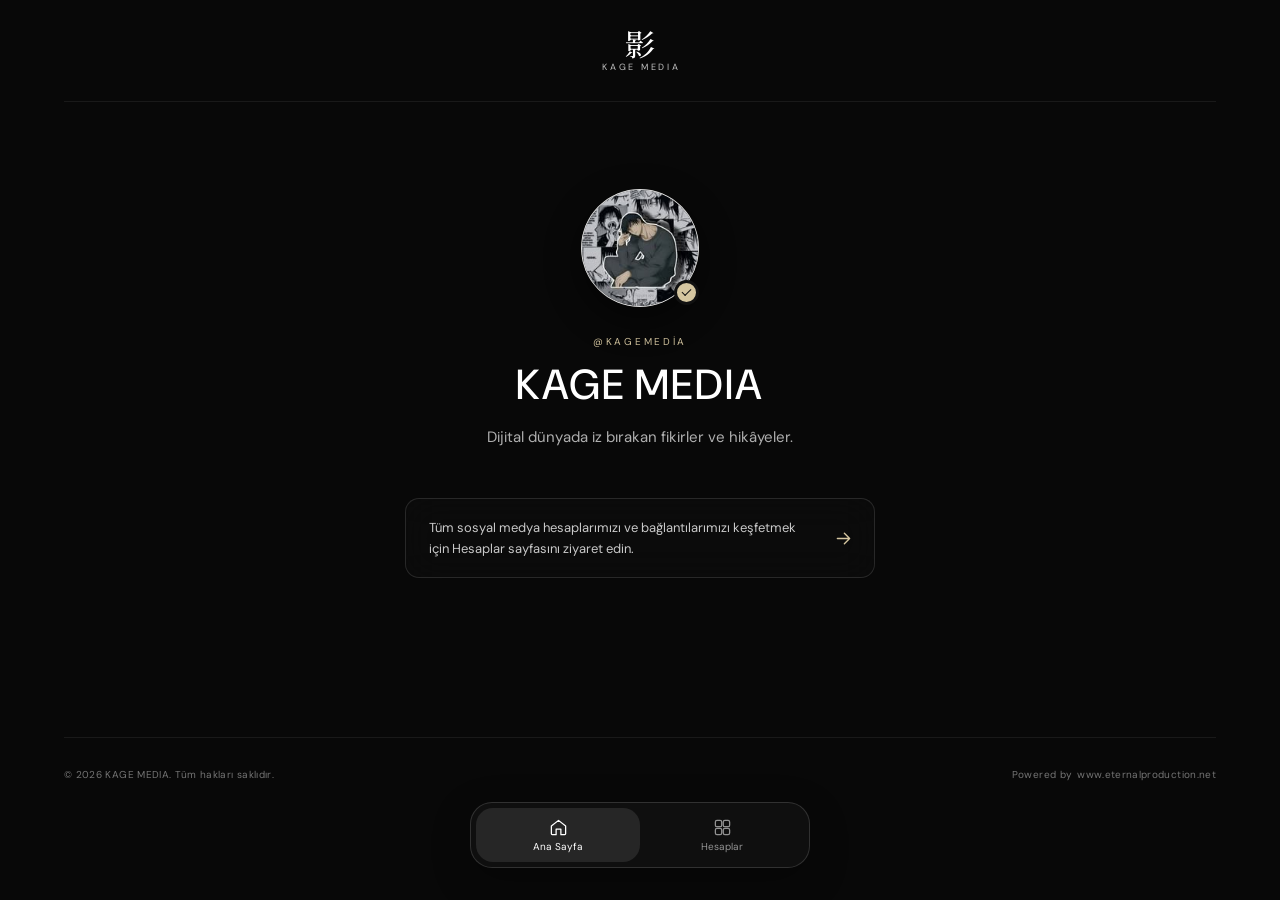
<file: index.html>
<!doctype html>
<html lang="tr">
  <head>
    <meta charset="UTF-8" />
    <meta name="viewport" content="width=device-width, initial-scale=1, viewport-fit=cover" />
    <meta name="theme-color" content="#080808" />
    <meta name="description" content="KAGE MEDIA resmi profil ve bağlantıları." />
    <meta property="og:type" content="website" />
    <meta property="og:title" content="KAGE MEDIA" />
    <meta property="og:description" content="KAGE MEDIA resmi profil ve bağlantıları." />
    <meta property="og:image" content="" />
    <link rel="icon" type="image/svg+xml" href="assets/favicon.svg" />
    <link rel="preconnect" href="https://fonts.googleapis.com" />
    <link rel="preconnect" href="https://fonts.gstatic.com" crossorigin />
    <link href="https://fonts.googleapis.com/css2?family=DM+Sans:wght@400;500;600;700&family=Noto+Serif+JP:wght@500;600&display=swap" rel="stylesheet" />
    <link rel="stylesheet" href="styles.css" />
    <title>KAGE MEDIA</title>
  </head>
  <body>
    <div class="backdrop" aria-hidden="true"></div>
    <div class="shade" aria-hidden="true"></div>
    <div class="page-shell">
      <header class="topbar">
        <a class="wordmark home-route" href="./" aria-label="Ana sayfa">
          <span class="wordmark-symbol"></span>
          <span class="wordmark-caption"></span>
        </a>
      </header>

      <main id="main-content" tabindex="-1">
        <section class="view is-active" id="home-view" aria-labelledby="profile-name" data-view="home">
          <div class="hero">
            <div class="avatar-wrap">
              <div class="avatar-fallback" aria-hidden="true"></div>
              <img class="avatar" alt="" />
              <span class="verified-mark" aria-label="Doğrulanmış profil" hidden></span>
            </div>
            <p class="eyebrow profile-username"></p>
            <h1 id="profile-name" class="profile-name"></h1>
            <p class="profile-description"></p>
            <a class="discover-link accounts-route" href="hesaplar/">
              <span class="discover-copy"></span>
              <span class="arrow-icon" aria-hidden="true"></span>
            </a>
          </div>
        </section>

        <section class="view" id="accounts-view" aria-labelledby="accounts-title" data-view="accounts" hidden>
          <div class="accounts-heading">
            <p class="eyebrow accounts-kicker"></p>
            <h1 id="accounts-title" class="accounts-title"></h1>
            <p class="accounts-description"></p>
          </div>
          <div class="account-list" aria-live="polite"></div>
          <p class="empty-state" hidden></p>
        </section>
      </main>

      <footer class="site-footer">
        <span class="copyright"></span>
        <span class="powered-by-group">
          <span class="powered-label"></span>
          <a class="powered-by" target="_blank" rel="noreferrer"></a>
        </span>
      </footer>
    </div>

    <nav class="bottom-nav" aria-label="Ana gezinme">
      <a class="nav-item is-selected home-route" href="./" aria-current="page">
        <span class="nav-icon home-icon" aria-hidden="true"></span>
        <span class="nav-label nav-home"></span>
      </a>
      <a class="nav-item accounts-route" href="hesaplar/">
        <span class="nav-icon accounts-icon" aria-hidden="true"></span>
        <span class="nav-label nav-accounts"></span>
      </a>
    </nav>
    <noscript>Bu sayfanın görüntülenmesi için JavaScript etkin olmalıdır.</noscript>
    <script type="module" src="app.js"></script>
  </body>
</html>
</file>
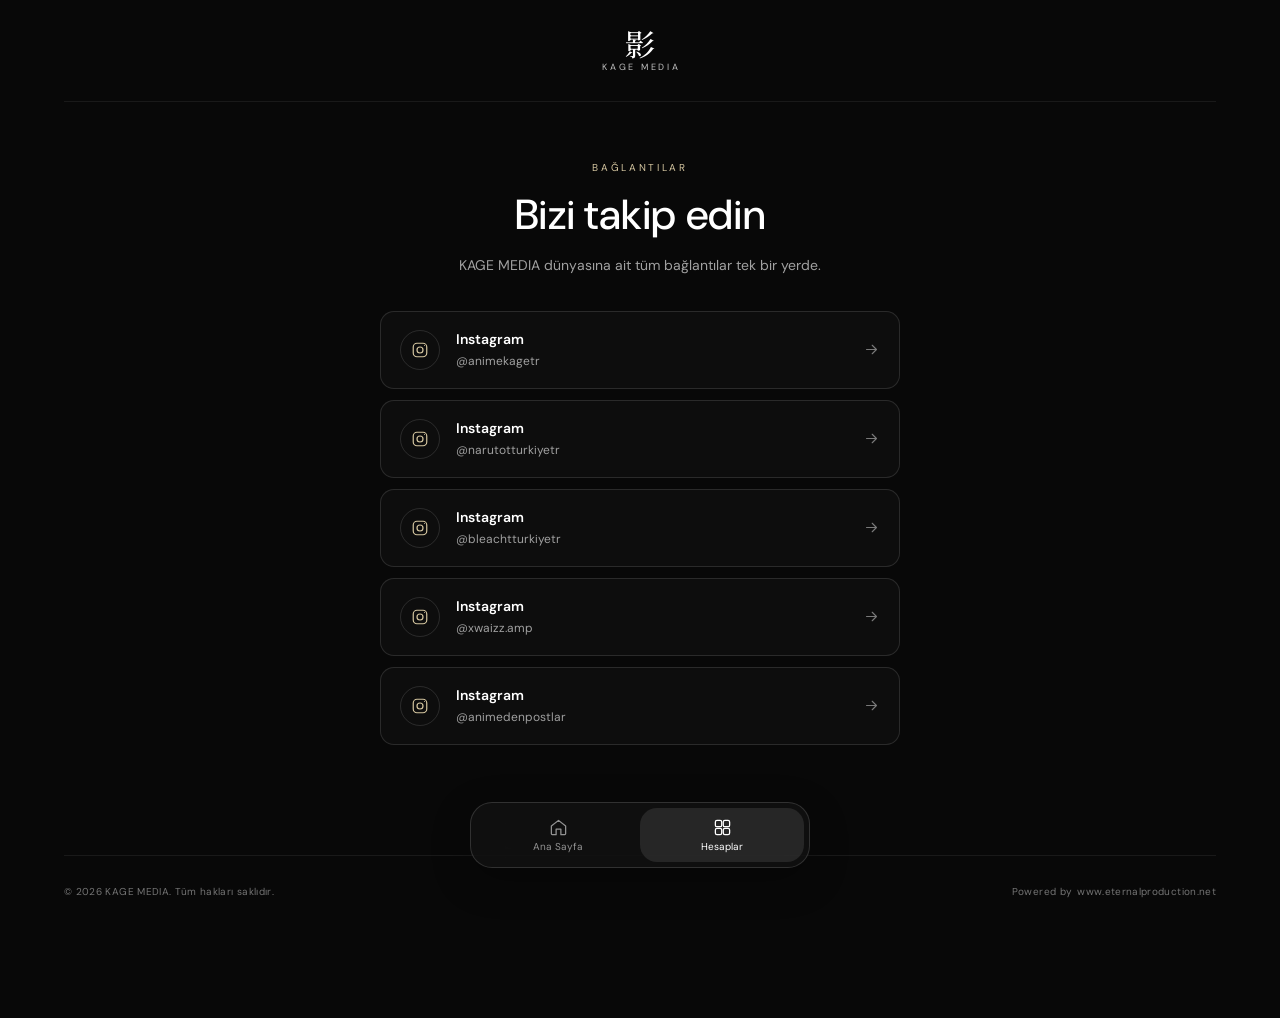
<file: hesaplar/index.html>
<!doctype html>
<html lang="tr">
  <head>
    <meta charset="UTF-8" />
    <meta name="viewport" content="width=device-width, initial-scale=1, viewport-fit=cover" />
    <meta name="theme-color" content="#080808" />
    <meta name="description" content="KAGE MEDIA resmi profil ve bağlantıları." />
    <meta property="og:type" content="website" />
    <meta property="og:title" content="KAGE MEDIA" />
    <meta property="og:description" content="KAGE MEDIA resmi profil ve bağlantıları." />
    <meta property="og:image" content="" />
    <link rel="icon" type="image/svg+xml" href="../assets/favicon.svg" />
    <link rel="preconnect" href="https://fonts.googleapis.com" />
    <link rel="preconnect" href="https://fonts.gstatic.com" crossorigin />
    <link href="https://fonts.googleapis.com/css2?family=DM+Sans:wght@400;500;600;700&family=Noto+Serif+JP:wght@500;600&display=swap" rel="stylesheet" />
    <link rel="stylesheet" href="../styles.css" />
    <title>KAGE MEDIA</title>
  </head>
  <body>
    <div class="backdrop" aria-hidden="true"></div>
    <div class="shade" aria-hidden="true"></div>
    <div class="page-shell">
      <header class="topbar">
        <a class="wordmark home-route" href="../" aria-label="Ana sayfa">
          <span class="wordmark-symbol"></span>
          <span class="wordmark-caption"></span>
        </a>
      </header>

      <main id="main-content" tabindex="-1">
        <section class="view" id="home-view" aria-labelledby="profile-name" data-view="home" hidden>
          <div class="hero">
            <div class="avatar-wrap">
              <div class="avatar-fallback" aria-hidden="true"></div>
              <img class="avatar" alt="" />
              <span class="verified-mark" aria-label="Doğrulanmış profil" hidden></span>
            </div>
            <p class="eyebrow profile-username"></p>
            <h1 id="profile-name" class="profile-name"></h1>
            <p class="profile-description"></p>
            <a class="discover-link accounts-route" href="./">
              <span class="discover-copy"></span>
              <span class="arrow-icon" aria-hidden="true"></span>
            </a>
          </div>
        </section>

        <section class="view is-active" id="accounts-view" aria-labelledby="accounts-title" data-view="accounts">
          <div class="accounts-heading">
            <p class="eyebrow accounts-kicker"></p>
            <h1 id="accounts-title" class="accounts-title"></h1>
            <p class="accounts-description"></p>
          </div>
          <div class="account-list" aria-live="polite"></div>
          <p class="empty-state" hidden></p>
        </section>
      </main>

      <footer class="site-footer">
        <span class="copyright"></span>
        <span class="powered-by-group">
          <span class="powered-label"></span>
          <a class="powered-by" target="_blank" rel="noreferrer"></a>
        </span>
      </footer>
    </div>

    <nav class="bottom-nav" aria-label="Ana gezinme">
      <a class="nav-item home-route" href="../">
        <span class="nav-icon home-icon" aria-hidden="true"></span>
        <span class="nav-label nav-home"></span>
      </a>
      <a class="nav-item is-selected accounts-route" href="./" aria-current="page">
        <span class="nav-icon accounts-icon" aria-hidden="true"></span>
        <span class="nav-label nav-accounts"></span>
      </a>
    </nav>
    <noscript>Bu sayfanın görüntülenmesi için JavaScript etkin olmalıdır.</noscript>
    <script type="module" src="../app.js"></script>
  </body>
</html>
</file>
<file: styles.css>
@import url("https://fonts.googleapis.com/css2?family=DM+Sans:wght@400;500;600;700&family=Noto+Serif+JP:wght@500;600&display=swap");
:root{color-scheme:dark;--background:#080808;--surface:#111;--text:#fff;--muted:#a0a0a0;--accent:#d5c6a0;--border:rgba(255,255,255,.12);font-family:"DM Sans",sans-serif;font-synthesis:none;text-rendering:optimizeLegibility;-webkit-font-smoothing:antialiased;font-optical-sizing:auto}
*{box-sizing:border-box}html{min-height:100%;background:var(--background);scroll-behavior:smooth}body{margin:0;min-height:100svh;color:var(--text);background:var(--background);overflow-x:hidden}.backdrop,.shade{position:fixed;inset:-3%;pointer-events:none}.backdrop{z-index:0;background-image:var(--bg-image);background-repeat:no-repeat;background-size:cover;background-position:var(--bg-x) var(--bg-y);transform:scale(var(--bg-zoom));filter:blur(var(--bg-blur)) saturate(var(--bg-saturation));will-change:transform}.shade{z-index:1;inset:0;background:rgba(8,8,8,var(--shade))}.page-shell{position:relative;z-index:2;min-height:100svh;max-width:1440px;margin:auto;padding:0 clamp(22px,5vw,76px) calc(90px + env(safe-area-inset-bottom,0px));display:flex;flex-direction:column}.topbar{height:102px;display:flex;align-items:center;justify-content:center;position:relative;border-bottom:1px solid rgba(255,255,255,.07)}.wordmark{color:var(--text);text-decoration:none;display:flex;flex-direction:column;align-items:center;gap:3px}.wordmark-symbol{font-family:"Noto Serif JP",serif;font-size:30px;line-height:1;font-weight:500;letter-spacing:.02em}.wordmark-caption{font-size:9px;letter-spacing:.3em;margin-left:.3em;color:rgba(255,255,255,.75)}main{flex:1;display:grid;place-items:center;padding:58px 0 74px}.view{width:100%;animation:appear .48s ease both}.view[hidden]{display:none}.hero{max-width:530px;margin:0 auto;text-align:center;display:flex;flex-direction:column;align-items:center}.avatar-wrap{width:118px;height:118px;position:relative;margin-bottom:27px}.avatar,.avatar-fallback{position:absolute;inset:0;width:100%;height:100%;border-radius:50%;object-fit:cover;border:1px solid rgba(255,255,255,.6);box-shadow:0 12px 38px rgba(0,0,0,.3)}.avatar-fallback{display:grid;place-items:center;background:linear-gradient(145deg,#30302d,#111);color:#eee;font-family:"Noto Serif JP",serif;font-size:43px}.avatar[hidden]{display:none}.verified-mark{position:absolute;width:25px;height:25px;right:0;bottom:2px;border-radius:50%;display:grid;place-items:center;background:var(--accent);color:#111;border:3px solid #111}.verified-mark[hidden]{display:none}.verified-mark:after{content:"";width:8px;height:4px;border-left:1.5px solid;border-bottom:1.5px solid;transform:rotate(-45deg) translate(1px,-1px)}.eyebrow{font-size:10px;line-height:1.5;letter-spacing:.27em;color:var(--accent);margin:0 0 12px;text-transform:uppercase}.profile-username:empty{display:none}.profile-name{font-size:clamp(28px,5vw,42px);line-height:1.12;letter-spacing:.045em;font-weight:500;margin:0}.profile-description{max-width:410px;margin:16px 0 0;color:rgba(255,255,255,.68);font-size:15px;line-height:1.8}.discover-link{margin-top:47px;width:min(100%,470px);min-height:78px;padding:18px 20px 18px 23px;border:1px solid var(--border);border-radius:14px;background:rgba(15,15,15,.48);backdrop-filter:blur(18px);-webkit-backdrop-filter:blur(18px);color:var(--text);display:flex;align-items:center;justify-content:space-between;gap:20px;text-align:left;font:inherit;text-decoration:none;cursor:pointer;transition:background .2s,border-color .2s,transform .2s}.discover-link:hover{background:rgba(255,255,255,.08);border-color:rgba(255,255,255,.3);transform:translateY(-2px)}.discover-copy{font-size:13px;line-height:1.65;color:rgba(255,255,255,.78)}.arrow-icon{width:21px;height:21px;flex:0 0 21px;color:var(--accent)}.arrow-icon svg,.nav-icon svg,.account-icon svg,.account-arrow svg,.account-verified svg{width:100%;height:100%}.accounts-heading{text-align:center;margin:0 auto 33px}.accounts-title{font-size:clamp(30px,5vw,42px);font-weight:500;letter-spacing:.015em;margin:0}.accounts-description{font-size:14px;line-height:1.7;color:rgba(255,255,255,.62);margin:12px auto 0;max-width:430px}.account-list{width:min(100%,520px);margin:0 auto;display:grid;gap:11px}.account-card{min-height:78px;padding:15px 19px;display:flex;align-items:center;gap:16px;text-decoration:none;color:var(--text);border:1px solid var(--border);border-radius:14px;background:rgba(17,17,17,.59);backdrop-filter:blur(18px);-webkit-backdrop-filter:blur(18px);transition:transform .2s,border-color .2s,background .2s}.account-card:hover{transform:translateY(-2px);border-color:rgba(255,255,255,.3);background:rgba(255,255,255,.08)}.account-icon{width:40px;height:40px;flex:0 0 40px;display:grid;place-items:center;color:var(--accent);border:1px solid var(--border);border-radius:50%;padding:10px}.account-details{display:flex;flex-direction:column;gap:4px;min-width:0;flex:1}.account-platform{display:flex;align-items:center;gap:7px;font-size:14px;font-weight:600;line-height:1.35;min-width:0}.account-subtitle{font-size:12px;line-height:1.4;color:var(--muted);overflow:hidden;text-overflow:ellipsis;white-space:nowrap;max-width:100%}.account-subtitle[hidden]{display:none}.account-arrow{width:17px;height:17px;flex:0 0 17px;display:grid;color:rgba(255,255,255,.45)}.account-verified{color:var(--accent);width:14px;height:14px}.empty-state{width:min(100%,520px);margin:0 auto;padding:25px;text-align:center;color:var(--muted);border:1px solid var(--border);border-radius:14px;background:rgba(17,17,17,.42);font-size:13px}.site-footer{min-height:73px;display:flex;justify-content:space-between;align-items:center;border-top:1px solid rgba(255,255,255,.07);gap:18px;padding-bottom:env(safe-area-inset-bottom,0px);font-size:10px;letter-spacing:.035em;color:rgba(255,255,255,.44)}.powered-by-group{display:flex;align-items:center;gap:5px}.powered-by,.powered-label{color:inherit;text-decoration:none}.powered-by:hover{color:var(--text)}.powered-by[hidden]{display:none}.bottom-nav{position:fixed;z-index:5;bottom:calc(20px + env(safe-area-inset-bottom,0px));left:50%;transform:translateX(-50%);width:min(340px,calc(100% - 36px));height:66px;border:1px solid rgba(255,255,255,.14);border-radius:22px;background:rgba(19,19,19,.77);backdrop-filter:blur(24px);-webkit-backdrop-filter:blur(24px);display:grid;grid-template-columns:1fr 1fr;padding:5px;box-shadow:0 12px 38px rgba(0,0,0,.28)}.nav-item{border:0;border-radius:17px;background:transparent;color:rgba(255,255,255,.55);display:flex;flex-direction:column;align-items:center;justify-content:center;gap:4px;font:inherit;text-decoration:none;cursor:pointer;transition:background .2s,color .2s}.nav-item.is-selected{background:rgba(255,255,255,.095);color:var(--text)}.nav-icon{width:19px;height:19px}.nav-label{font-size:10px;line-height:1.2}.nav-item:focus-visible,.discover-link:focus-visible,.account-card:focus-visible{outline:2px solid var(--accent);outline-offset:3px}noscript{position:relative;z-index:6;color:var(--text);text-align:center;padding:20px}
@keyframes appear{from{opacity:0;transform:translateY(7px)}to{opacity:1;transform:translateY(0)}}
@media(min-width:900px){main{padding-bottom:110px}.bottom-nav{bottom:32px}.hero{transform:translateY(-10px)}}
@media(max-width:600px){.account-list{gap:10px}.account-card{min-height:72px;padding:13px 15px;gap:13px}.account-icon{width:38px;height:38px;flex-basis:38px}.account-platform{font-size:13px}.account-subtitle{font-size:11px}.page-shell{padding:0 23px calc(90px + env(safe-area-inset-bottom,0px))}.topbar{height:82px}main{padding:48px 0 122px}.avatar-wrap{width:104px;height:104px;margin-bottom:24px}.profile-name{font-size:30px}.profile-description{font-size:14px;margin-top:13px}.discover-link{margin-top:35px;padding:16px 17px;min-height:74px}.discover-copy{font-size:12px}.accounts-heading{margin-bottom:25px}.accounts-title{font-size:32px}.accounts-description{font-size:13px}.site-footer{font-size:9px;min-height:59px;flex-direction:column;justify-content:center;gap:7px;padding:12px 0 calc(12px + env(safe-area-inset-bottom,0px));text-align:center}.powered-by-group{justify-content:center;flex-wrap:wrap;row-gap:3px}.bottom-nav{bottom:calc(12px + env(safe-area-inset-bottom,0px));height:64px}}
@media(prefers-reduced-motion:reduce){*,*::before,*::after{scroll-behavior:auto!important;animation-duration:.01ms!important;animation-iteration-count:1!important;transition-duration:.01ms!important}}
</file>
